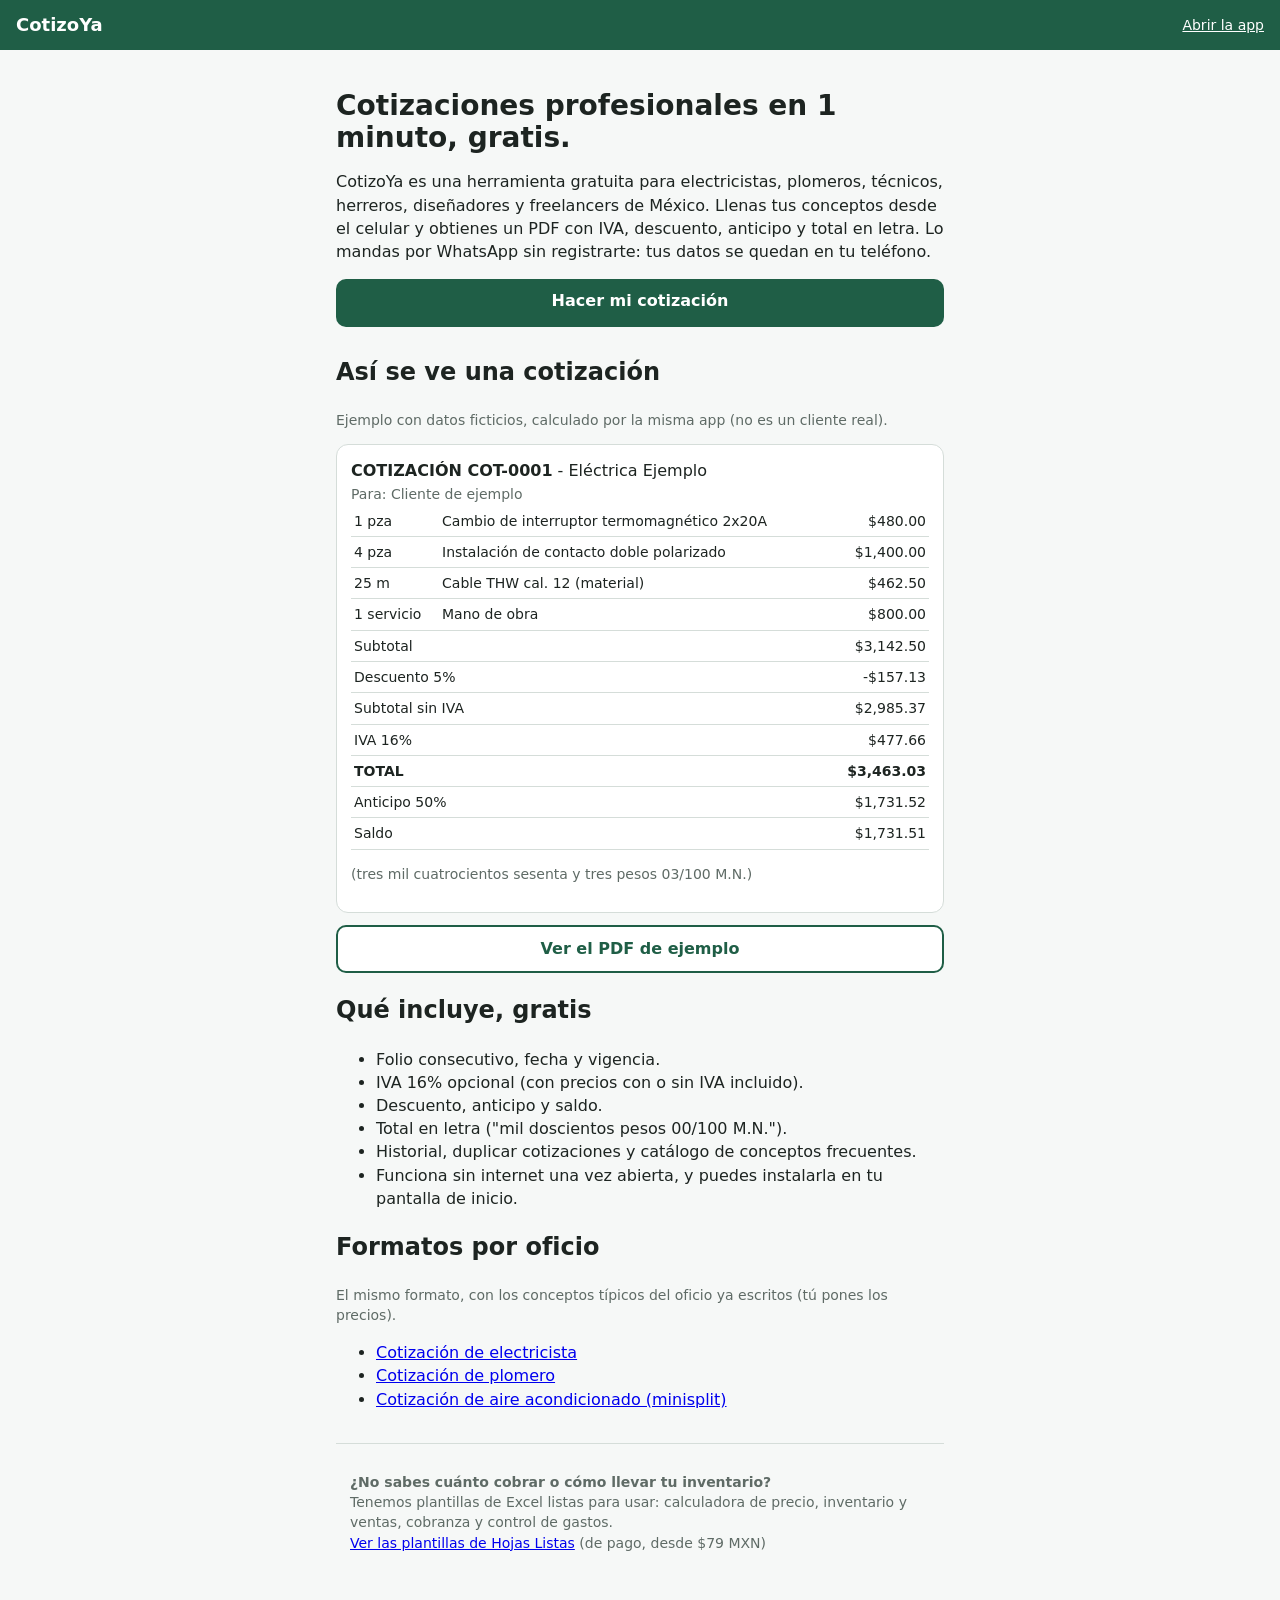
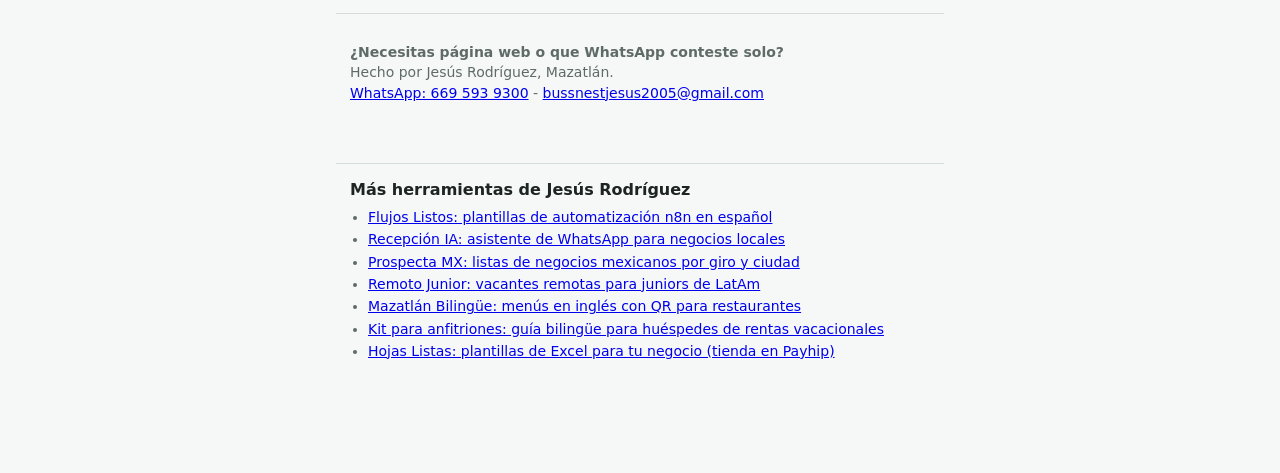
<file: index.html>
<!doctype html>
<html lang="es-MX">
<head>
<meta charset="utf-8">
<meta name="viewport" content="width=device-width,initial-scale=1">
<title>CotizoYa: cotizaciones en PDF gratis para WhatsApp</title>
<meta name="description" content="Haz cotizaciones en PDF gratis desde tu celular, con IVA, anticipo y total en letra, y mándalas por WhatsApp. Para electricistas, plomeros y freelancers.">
<link rel="canonical" href="https://jesus-jazisenot.github.io/cotizoya/">
<meta property="og:type" content="website">
<meta property="og:site_name" content="CotizoYa">
<meta property="og:locale" content="es_MX">
<meta property="og:title" content="CotizoYa: cotizaciones en PDF gratis para WhatsApp">
<meta property="og:description" content="Haz cotizaciones en PDF gratis desde tu celular, con IVA, anticipo y total en letra, y mándalas por WhatsApp. Para electricistas, plomeros y freelancers.">
<meta property="og:url" content="https://jesus-jazisenot.github.io/cotizoya/">
<meta property="og:image" content="https://jesus-jazisenot.github.io/cotizoya/og.png">
<meta property="og:image:width" content="1200">
<meta property="og:image:height" content="630">
<meta property="og:image:alt" content="CotizoYa: Cotizaciones en PDF gratis, listas para WhatsApp">
<meta name="twitter:card" content="summary_large_image">
<meta name="twitter:title" content="CotizoYa: cotizaciones en PDF gratis para WhatsApp">
<meta name="twitter:description" content="Haz cotizaciones en PDF gratis desde tu celular, con IVA, anticipo y total en letra, y mándalas por WhatsApp. Para electricistas, plomeros y freelancers.">
<meta name="twitter:image" content="https://jesus-jazisenot.github.io/cotizoya/og.png">
<script type="application/ld+json">{"@context": "https://schema.org", "@type": "WebSite", "name": "CotizoYa", "url": "https://jesus-jazisenot.github.io/cotizoya/", "inLanguage": "es-MX", "author": {"@type": "Person", "name": "Jesús Rodríguez"}}</script>
<script type="application/ld+json">{"@context": "https://schema.org", "@type": "SoftwareApplication", "name": "CotizoYa", "applicationCategory": "BusinessApplication", "operatingSystem": "Web (PWA para Android e iOS)", "url": "https://jesus-jazisenot.github.io/cotizoya/", "inLanguage": "es-MX", "description": "Generador gratuito de cotizaciones en PDF con IVA, descuento, anticipo y total en letra.", "offers": {"@type": "Offer", "price": "0", "priceCurrency": "MXN"}, "author": {"@type": "Person", "name": "Jesús Rodríguez"}}</script>
<meta name="theme-color" content="#1f5e46">
<link rel="manifest" href="manifest.webmanifest">
<link rel="icon" href="icons/icon-192.png">
<link rel="stylesheet" href="css/style.css">
</head>
<body>
<header class="top"><b>CotizoYa</b><a href="app.html">Abrir la app</a></header>
<main>
<div class="hero">
<h1>Cotizaciones profesionales en 1 minuto, gratis.</h1>
<p>CotizoYa es una herramienta gratuita para electricistas, plomeros, técnicos, herreros, diseñadores y freelancers de México. Llenas tus conceptos desde el celular y obtienes un PDF con IVA, descuento, anticipo y total en letra. Lo mandas por WhatsApp sin registrarte: tus datos se quedan en tu teléfono.</p>
<a class="btn" href="app.html">Hacer mi cotización</a>
</div>

<h2>Así se ve una cotización</h2>
<p class="muted">Ejemplo con datos ficticios, calculado por la misma app (no es un cliente real).</p>
<div class="ex" id="ex"><noscript>Activa JavaScript para ver el ejemplo, o abre el PDF de abajo.</noscript></div>
<a class="btn alt" href="ejemplo-cotizacion.pdf">Ver el PDF de ejemplo</a>

<h2>Qué incluye, gratis</h2>
<ul>
<li>Folio consecutivo, fecha y vigencia.</li>
<li>IVA 16% opcional (con precios con o sin IVA incluido).</li>
<li>Descuento, anticipo y saldo.</li>
<li>Total en letra ("mil doscientos pesos 00/100 M.N.").</li>
<li>Historial, duplicar cotizaciones y catálogo de conceptos frecuentes.</li>
<li>Funciona sin internet una vez abierta, y puedes instalarla en tu pantalla de inicio.</li>
</ul>

<h2 id="oficios">Formatos por oficio</h2>
<p class="muted">El mismo formato, con los conceptos típicos del oficio ya escritos (tú pones los precios).</p>
<ul>
<li><a href="cotizacion-electricista/">Cotización de electricista</a></li>
<li><a href="cotizacion-plomero/">Cotización de plomero</a></li>
<li><a href="cotizacion-aire-acondicionado/">Cotización de aire acondicionado (minisplit)</a></li>
</ul>

<div class="foot">
<p><b>¿No sabes cuánto cobrar o cómo llevar tu inventario?</b><br>
Tenemos plantillas de Excel listas para usar: calculadora de precio, inventario y ventas, cobranza y control de gastos.<br>
<a href="https://payhip.com/HojasListas">Ver las plantillas de Hojas Listas</a> (de pago, desde $79 MXN)</p>
</div>

<div class="foot">
<p><b>¿Necesitas página web o que WhatsApp conteste solo?</b><br>Hecho por Jesús Rodríguez, Mazatlán.<br>
<a href="https://wa.me/526695939300">WhatsApp: 669 593 9300</a> - <a href="mailto:bussnestjesus2005@gmail.com">bussnestjesus2005@gmail.com</a></p>
</div>
<aside class="foot mas" aria-labelledby="mas-t"><h2 id="mas-t">Más herramientas de Jesús Rodríguez</h2><ul><li><a href="https://jesus-jazisenot.github.io/flujos-listos/">Flujos Listos: plantillas de automatización n8n en español</a></li><li><a href="https://jesus-jazisenot.github.io/recepcion-ia/">Recepción IA: asistente de WhatsApp para negocios locales</a></li><li><a href="https://jesus-jazisenot.github.io/prospecta-mx/">Prospecta MX: listas de negocios mexicanos por giro y ciudad</a></li><li><a href="https://jesus-jazisenot.github.io/remoto-junior/">Remoto Junior: vacantes remotas para juniors de LatAm</a></li><li><a href="https://jesus-jazisenot.github.io/mazatlan-bilingue/">Mazatlán Bilingüe: menús en inglés con QR para restaurantes</a></li><li><a href="https://jesus-jazisenot.github.io/kit-anfitriones/">Kit para anfitriones: guía bilingüe para huéspedes de rentas vacacionales</a></li><li><a href="https://payhip.com/HojasListas">Hojas Listas: plantillas de Excel para tu negocio (tienda en Payhip)</a></li></ul></aside>
</main>
<script src="js/calc.js"></script>
<script>
(function () {
  var q = { items: [
    { desc: 'Cambio de interruptor termomagnético 2x20A', qty: 1, unit: 'pza', price: 480 },
    { desc: 'Instalación de contacto doble polarizado', qty: 4, unit: 'pza', price: 350 },
    { desc: 'Cable THW cal. 12 (material)', qty: 25, unit: 'm', price: 18.5 },
    { desc: 'Mano de obra', qty: 1, unit: 'servicio', price: 800 } ],
    ivaOn: true, ivaIncluded: false, discType: 'pct', discVal: 5, advType: 'pct', advVal: 50 };
  var r = CF.compute(q), M = CF.money;
  function esc(s) { return String(s).replace(/[&<>"]/g, function (c) { return { '&': '&amp;', '<': '&lt;', '>': '&gt;', '"': '&quot;' }[c]; }); }
  var rows = q.items.map(function (i, k) { return '<tr><td>' + CF.qtyFmt(i.qty) + ' ' + i.unit + '</td><td>' + esc(i.desc) + '</td><td class="n">' + M(r.lines[k]) + '</td></tr>'; }).join('');
  document.getElementById('ex').innerHTML = '<b>COTIZACIÓN COT-0001</b> - Eléctrica Ejemplo<br><span class="muted">Para: Cliente de ejemplo</span><table>' + rows + '</table>' +
    '<table><tr><td>Subtotal</td><td class="n">' + M(r.subtotal) + '</td></tr><tr><td>Descuento 5%</td><td class="n">-' + M(r.discount) + '</td></tr><tr><td>Subtotal sin IVA</td><td class="n">' + M(r.base) + '</td></tr><tr><td>IVA 16%</td><td class="n">' + M(r.iva) + '</td></tr>' +
    '<tr><td><b>TOTAL</b></td><td class="n"><b id="ex-total">' + M(r.total) + '</b></td></tr><tr><td>Anticipo 50%</td><td class="n">' + M(r.advance) + '</td></tr><tr><td>Saldo</td><td class="n">' + M(r.balance) + '</td></tr></table>' +
    '<p class="muted">(' + CF.totalEnLetra(r.total) + ')</p>';
})();
</script>
</body>
</html>
</file>
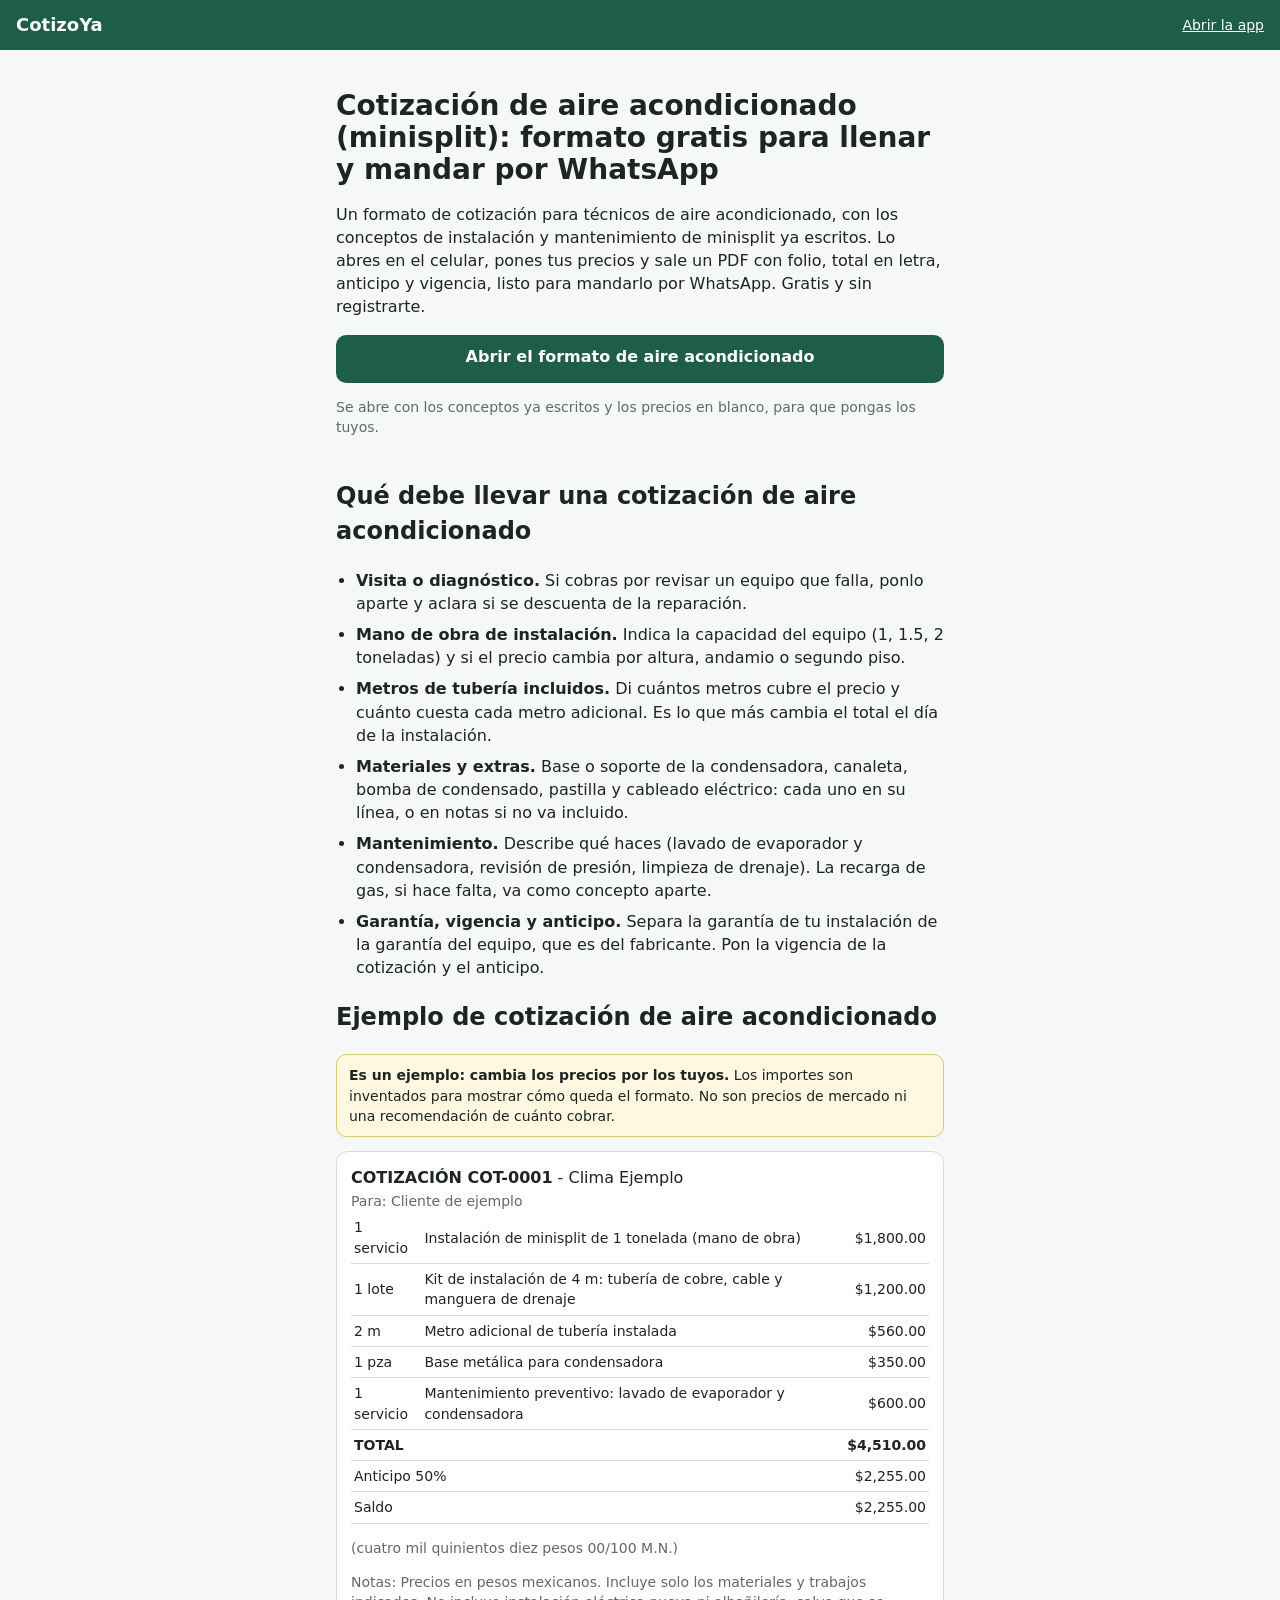
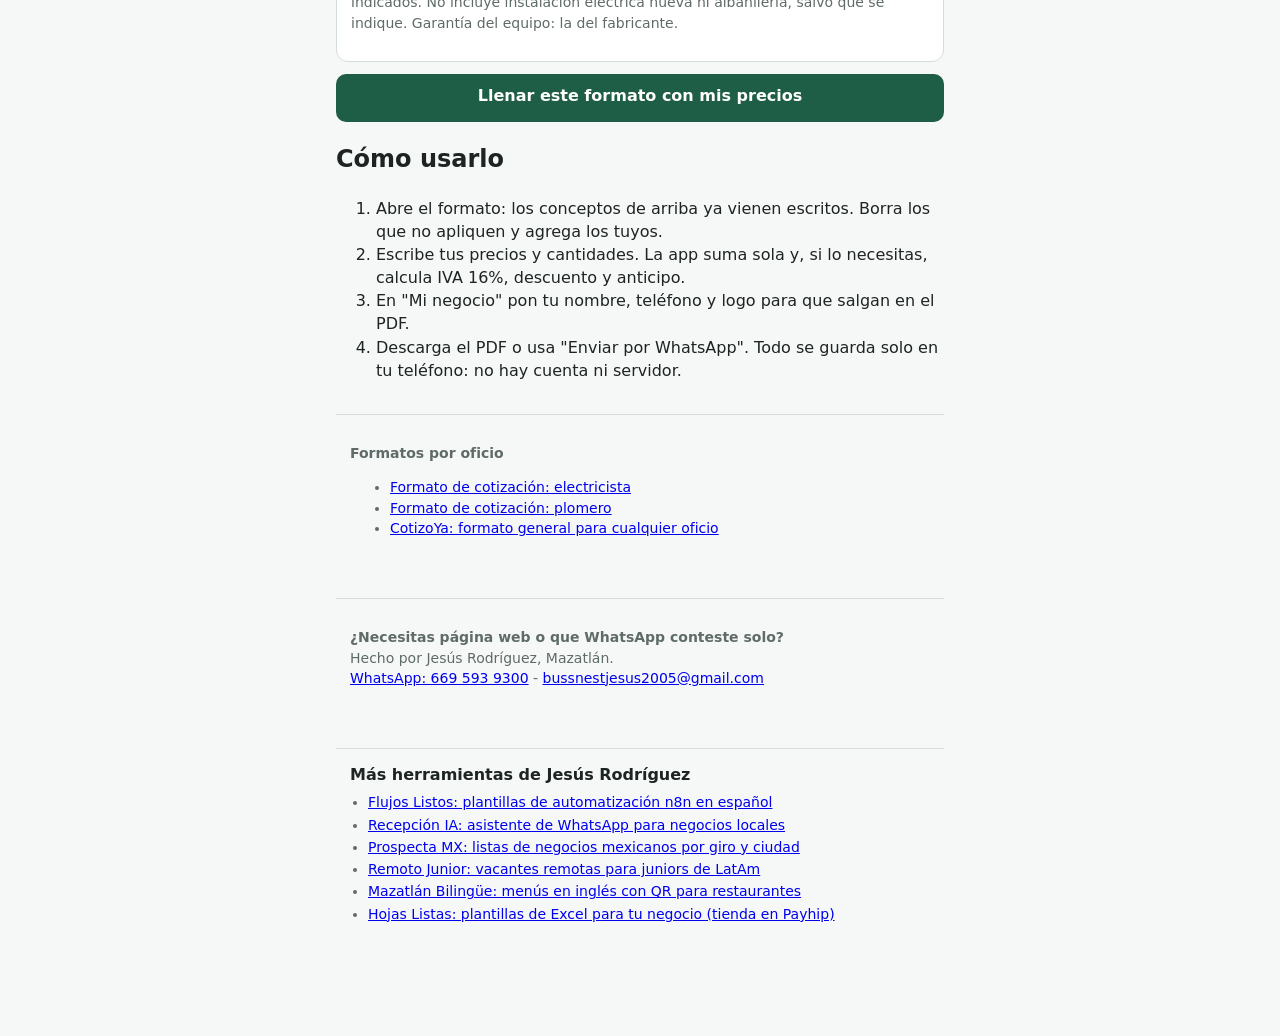
<file: cotizacion-aire-acondicionado/index.html>
<!doctype html>
<html lang="es-MX">
<head>
<meta charset="utf-8">
<meta name="viewport" content="width=device-width,initial-scale=1">
<title>Cotización de aire acondicionado y minisplit: formato gratis | CotizoYa</title>
<meta name="description" content="Formato de cotización para instalación y mantenimiento de minisplit: conceptos ya escritos, tú pones tus precios y la mandas en PDF por WhatsApp. Gratis.">
<link rel="canonical" href="https://jesus-jazisenot.github.io/cotizoya/cotizacion-aire-acondicionado/">
<meta property="og:type" content="website">
<meta property="og:site_name" content="CotizoYa">
<meta property="og:locale" content="es_MX">
<meta property="og:title" content="Cotización de aire acondicionado y minisplit: formato gratis | CotizoYa">
<meta property="og:description" content="Formato de cotización para instalación y mantenimiento de minisplit: conceptos ya escritos, tú pones tus precios y la mandas en PDF por WhatsApp. Gratis.">
<meta property="og:url" content="https://jesus-jazisenot.github.io/cotizoya/cotizacion-aire-acondicionado/">
<meta property="og:image" content="https://jesus-jazisenot.github.io/cotizoya/og.png">
<meta property="og:image:width" content="1200">
<meta property="og:image:height" content="630">
<meta property="og:image:alt" content="CotizoYa: Cotizaciones en PDF gratis, listas para WhatsApp">
<meta name="twitter:card" content="summary_large_image">
<meta name="twitter:title" content="Cotización de aire acondicionado y minisplit: formato gratis | CotizoYa">
<meta name="twitter:description" content="Formato de cotización para instalación y mantenimiento de minisplit: conceptos ya escritos, tú pones tus precios y la mandas en PDF por WhatsApp. Gratis.">
<meta name="twitter:image" content="https://jesus-jazisenot.github.io/cotizoya/og.png">
<script type="application/ld+json">{"@context":"https://schema.org","@type":"WebPage","name":"Cotización de aire acondicionado (minisplit): formato gratis para llenar y mandar por WhatsApp","description":"Formato de cotización para instalación y mantenimiento de minisplit: conceptos ya escritos, tú pones tus precios y la mandas en PDF por WhatsApp. Gratis.","url":"https://jesus-jazisenot.github.io/cotizoya/cotizacion-aire-acondicionado/","inLanguage":"es-MX","isPartOf":{"@type":"WebSite","name":"CotizoYa","url":"https://jesus-jazisenot.github.io/cotizoya/"},"author":{"@type":"Person","name":"Jesús Rodríguez"}}</script>
<meta name="theme-color" content="#1f5e46">
<link rel="manifest" href="../manifest.webmanifest">
<link rel="icon" href="../icons/icon-192.png">
<link rel="stylesheet" href="../css/style.css">
</head>
<body>
<header class="top"><b><a href="../">CotizoYa</a></b><a href="../app.html?plantilla=aire-acondicionado">Abrir la app</a></header>
<main>
<div class="hero">
<h1>Cotización de aire acondicionado (minisplit): formato gratis para llenar y mandar por WhatsApp</h1>
<p>Un formato de cotización para técnicos de aire acondicionado, con los conceptos de instalación y mantenimiento de minisplit ya escritos. Lo abres en el celular, pones tus precios y sale un PDF con folio, total en letra, anticipo y vigencia, listo para mandarlo por WhatsApp. Gratis y sin registrarte.</p>
<a class="btn" id="cta" href="../app.html?plantilla=aire-acondicionado">Abrir el formato de aire acondicionado</a>
<p class="muted">Se abre con los conceptos ya escritos y los precios en blanco, para que pongas los tuyos.</p>
</div>

<h2>Qué debe llevar una cotización de aire acondicionado</h2>
<ul class="lleva">
<li><b>Visita o diagnóstico.</b> Si cobras por revisar un equipo que falla, ponlo aparte y aclara si se descuenta de la reparación.</li>
<li><b>Mano de obra de instalación.</b> Indica la capacidad del equipo (1, 1.5, 2 toneladas) y si el precio cambia por altura, andamio o segundo piso.</li>
<li><b>Metros de tubería incluidos.</b> Di cuántos metros cubre el precio y cuánto cuesta cada metro adicional. Es lo que más cambia el total el día de la instalación.</li>
<li><b>Materiales y extras.</b> Base o soporte de la condensadora, canaleta, bomba de condensado, pastilla y cableado eléctrico: cada uno en su línea, o en notas si no va incluido.</li>
<li><b>Mantenimiento.</b> Describe qué haces (lavado de evaporador y condensadora, revisión de presión, limpieza de drenaje). La recarga de gas, si hace falta, va como concepto aparte.</li>
<li><b>Garantía, vigencia y anticipo.</b> Separa la garantía de tu instalación de la garantía del equipo, que es del fabricante. Pon la vigencia de la cotización y el anticipo.</li>
</ul>

<h2>Ejemplo de cotización de aire acondicionado</h2>
<p class="aviso"><b>Es un ejemplo: cambia los precios por los tuyos.</b> Los importes son inventados para mostrar cómo queda el formato. No son precios de mercado ni una recomendación de cuánto cobrar.</p>
<div class="ex" id="ex">
<b>COTIZACIÓN COT-0001</b> - Clima Ejemplo<br><span class="muted">Para: Cliente de ejemplo</span>
<table>
<tr><td>1 servicio</td><td>Instalación de minisplit de 1 tonelada (mano de obra)</td><td class="n">$1,800.00</td></tr>
<tr><td>1 lote</td><td>Kit de instalación de 4 m: tubería de cobre, cable y manguera de drenaje</td><td class="n">$1,200.00</td></tr>
<tr><td>2 m</td><td>Metro adicional de tubería instalada</td><td class="n">$560.00</td></tr>
<tr><td>1 pza</td><td>Base metálica para condensadora</td><td class="n">$350.00</td></tr>
<tr><td>1 servicio</td><td>Mantenimiento preventivo: lavado de evaporador y condensadora</td><td class="n">$600.00</td></tr>
</table>
<table>
<tr><td><b>TOTAL</b></td><td class="n"><b id="ex-total">$4,510.00</b></td></tr>
<tr><td>Anticipo 50%</td><td class="n">$2,255.00</td></tr>
<tr><td>Saldo</td><td class="n">$2,255.00</td></tr>
</table>
<p class="muted">(cuatro mil quinientos diez pesos 00/100 M.N.)</p>
<p class="muted">Notas: Precios en pesos mexicanos. Incluye solo los materiales y trabajos indicados. No incluye instalación eléctrica nueva ni albañilería, salvo que se indique. Garantía del equipo: la del fabricante.</p>
</div>
<a class="btn" href="../app.html?plantilla=aire-acondicionado">Llenar este formato con mis precios</a>

<h2>Cómo usarlo</h2>
<ol>
<li>Abre el formato: los conceptos de arriba ya vienen escritos. Borra los que no apliquen y agrega los tuyos.</li>
<li>Escribe tus precios y cantidades. La app suma sola y, si lo necesitas, calcula IVA 16%, descuento y anticipo.</li>
<li>En "Mi negocio" pon tu nombre, teléfono y logo para que salgan en el PDF.</li>
<li>Descarga el PDF o usa "Enviar por WhatsApp". Todo se guarda solo en tu teléfono: no hay cuenta ni servidor.</li>
</ol>

<div class="foot">
<p><b>Formatos por oficio</b></p>
<ul><li><a href="../cotizacion-electricista/">Formato de cotización: electricista</a></li><li><a href="../cotizacion-plomero/">Formato de cotización: plomero</a></li><li><a href="../">CotizoYa: formato general para cualquier oficio</a></li></ul>
</div>

<div class="foot">
<p><b>¿Necesitas página web o que WhatsApp conteste solo?</b><br>Hecho por Jesús Rodríguez, Mazatlán.<br>
<a href="https://wa.me/526695939300">WhatsApp: 669 593 9300</a> - <a href="mailto:bussnestjesus2005@gmail.com">bussnestjesus2005@gmail.com</a></p>
</div>
<aside class="foot mas" aria-labelledby="mas-t"><h2 id="mas-t">Más herramientas de Jesús Rodríguez</h2><ul><li><a href="https://jesus-jazisenot.github.io/flujos-listos/">Flujos Listos: plantillas de automatización n8n en español</a></li><li><a href="https://jesus-jazisenot.github.io/recepcion-ia/">Recepción IA: asistente de WhatsApp para negocios locales</a></li><li><a href="https://jesus-jazisenot.github.io/prospecta-mx/">Prospecta MX: listas de negocios mexicanos por giro y ciudad</a></li><li><a href="https://jesus-jazisenot.github.io/remoto-junior/">Remoto Junior: vacantes remotas para juniors de LatAm</a></li><li><a href="https://jesus-jazisenot.github.io/mazatlan-bilingue/">Mazatlán Bilingüe: menús en inglés con QR para restaurantes</a></li><li><a href="https://payhip.com/HojasListas">Hojas Listas: plantillas de Excel para tu negocio (tienda en Payhip)</a></li></ul></aside>
</main>
</body>
</html>
</file>
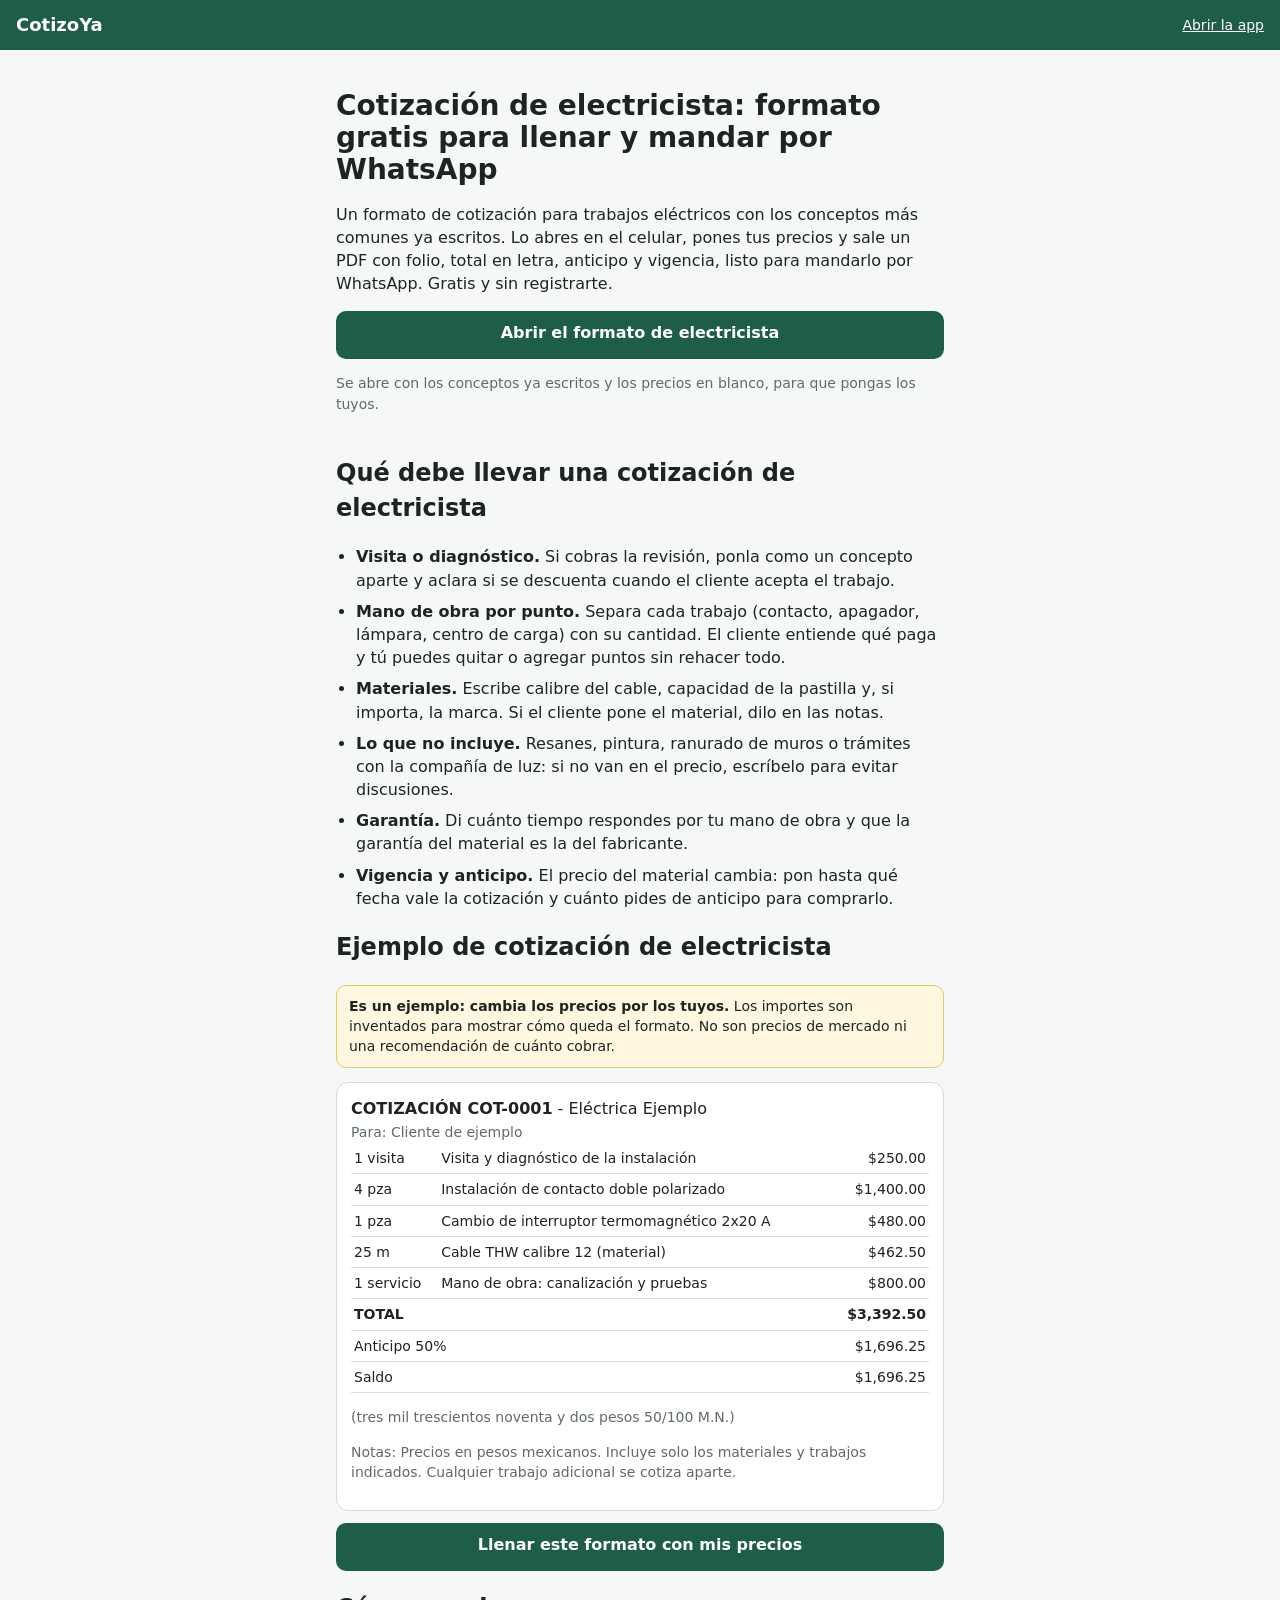
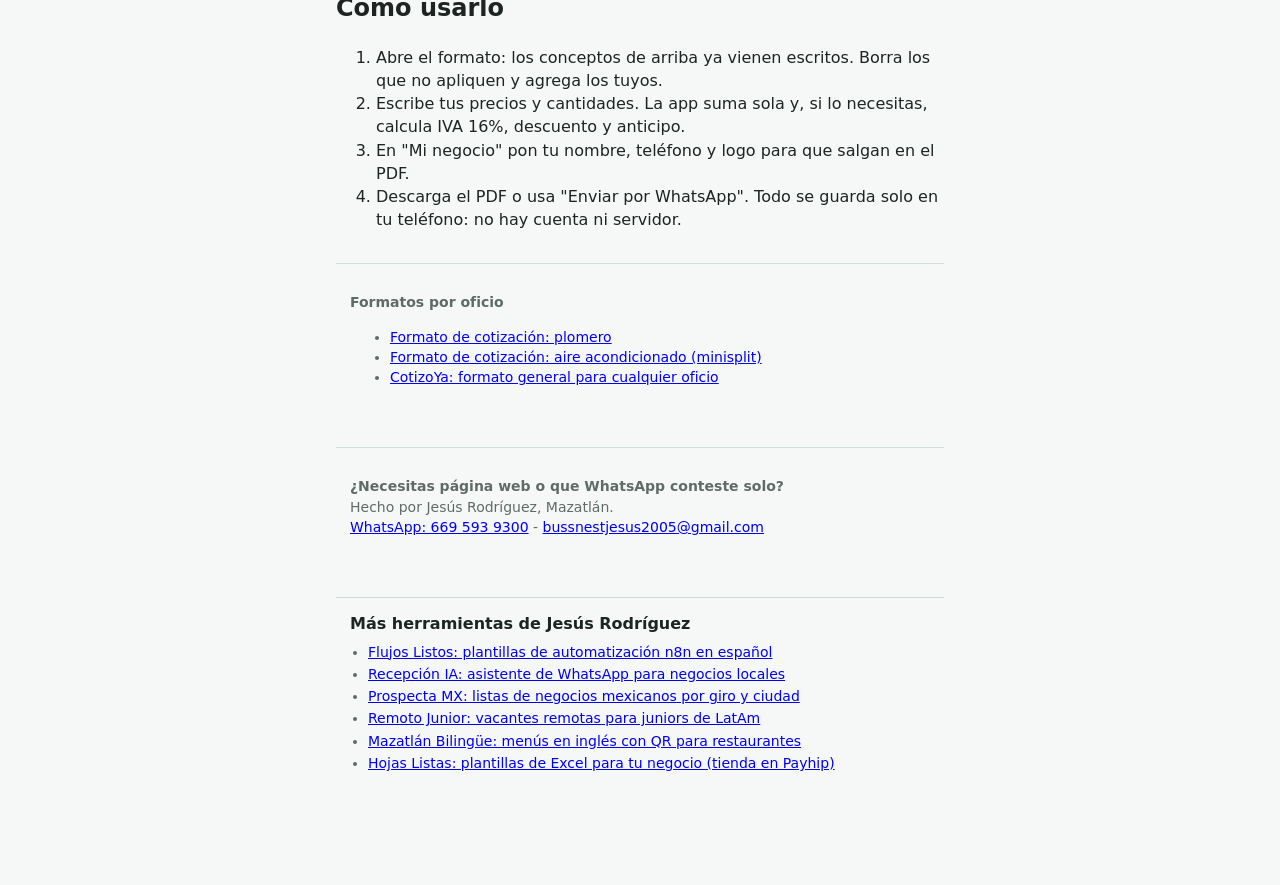
<file: cotizacion-electricista/index.html>
<!doctype html>
<html lang="es-MX">
<head>
<meta charset="utf-8">
<meta name="viewport" content="width=device-width,initial-scale=1">
<title>Cotización de electricista: formato gratis para WhatsApp | CotizoYa</title>
<meta name="description" content="Formato de cotización para electricistas: conceptos típicos ya escritos, tú pones tus precios y la mandas en PDF por WhatsApp. Gratis y sin registro.">
<link rel="canonical" href="https://jesus-jazisenot.github.io/cotizoya/cotizacion-electricista/">
<meta property="og:type" content="website">
<meta property="og:site_name" content="CotizoYa">
<meta property="og:locale" content="es_MX">
<meta property="og:title" content="Cotización de electricista: formato gratis para WhatsApp | CotizoYa">
<meta property="og:description" content="Formato de cotización para electricistas: conceptos típicos ya escritos, tú pones tus precios y la mandas en PDF por WhatsApp. Gratis y sin registro.">
<meta property="og:url" content="https://jesus-jazisenot.github.io/cotizoya/cotizacion-electricista/">
<meta property="og:image" content="https://jesus-jazisenot.github.io/cotizoya/og.png">
<meta property="og:image:width" content="1200">
<meta property="og:image:height" content="630">
<meta property="og:image:alt" content="CotizoYa: Cotizaciones en PDF gratis, listas para WhatsApp">
<meta name="twitter:card" content="summary_large_image">
<meta name="twitter:title" content="Cotización de electricista: formato gratis para WhatsApp | CotizoYa">
<meta name="twitter:description" content="Formato de cotización para electricistas: conceptos típicos ya escritos, tú pones tus precios y la mandas en PDF por WhatsApp. Gratis y sin registro.">
<meta name="twitter:image" content="https://jesus-jazisenot.github.io/cotizoya/og.png">
<script type="application/ld+json">{"@context":"https://schema.org","@type":"WebPage","name":"Cotización de electricista: formato gratis para llenar y mandar por WhatsApp","description":"Formato de cotización para electricistas: conceptos típicos ya escritos, tú pones tus precios y la mandas en PDF por WhatsApp. Gratis y sin registro.","url":"https://jesus-jazisenot.github.io/cotizoya/cotizacion-electricista/","inLanguage":"es-MX","isPartOf":{"@type":"WebSite","name":"CotizoYa","url":"https://jesus-jazisenot.github.io/cotizoya/"},"author":{"@type":"Person","name":"Jesús Rodríguez"}}</script>
<meta name="theme-color" content="#1f5e46">
<link rel="manifest" href="../manifest.webmanifest">
<link rel="icon" href="../icons/icon-192.png">
<link rel="stylesheet" href="../css/style.css">
</head>
<body>
<header class="top"><b><a href="../">CotizoYa</a></b><a href="../app.html?plantilla=electricista">Abrir la app</a></header>
<main>
<div class="hero">
<h1>Cotización de electricista: formato gratis para llenar y mandar por WhatsApp</h1>
<p>Un formato de cotización para trabajos eléctricos con los conceptos más comunes ya escritos. Lo abres en el celular, pones tus precios y sale un PDF con folio, total en letra, anticipo y vigencia, listo para mandarlo por WhatsApp. Gratis y sin registrarte.</p>
<a class="btn" id="cta" href="../app.html?plantilla=electricista">Abrir el formato de electricista</a>
<p class="muted">Se abre con los conceptos ya escritos y los precios en blanco, para que pongas los tuyos.</p>
</div>

<h2>Qué debe llevar una cotización de electricista</h2>
<ul class="lleva">
<li><b>Visita o diagnóstico.</b> Si cobras la revisión, ponla como un concepto aparte y aclara si se descuenta cuando el cliente acepta el trabajo.</li>
<li><b>Mano de obra por punto.</b> Separa cada trabajo (contacto, apagador, lámpara, centro de carga) con su cantidad. El cliente entiende qué paga y tú puedes quitar o agregar puntos sin rehacer todo.</li>
<li><b>Materiales.</b> Escribe calibre del cable, capacidad de la pastilla y, si importa, la marca. Si el cliente pone el material, dilo en las notas.</li>
<li><b>Lo que no incluye.</b> Resanes, pintura, ranurado de muros o trámites con la compañía de luz: si no van en el precio, escríbelo para evitar discusiones.</li>
<li><b>Garantía.</b> Di cuánto tiempo respondes por tu mano de obra y que la garantía del material es la del fabricante.</li>
<li><b>Vigencia y anticipo.</b> El precio del material cambia: pon hasta qué fecha vale la cotización y cuánto pides de anticipo para comprarlo.</li>
</ul>

<h2>Ejemplo de cotización de electricista</h2>
<p class="aviso"><b>Es un ejemplo: cambia los precios por los tuyos.</b> Los importes son inventados para mostrar cómo queda el formato. No son precios de mercado ni una recomendación de cuánto cobrar.</p>
<div class="ex" id="ex">
<b>COTIZACIÓN COT-0001</b> - Eléctrica Ejemplo<br><span class="muted">Para: Cliente de ejemplo</span>
<table>
<tr><td>1 visita</td><td>Visita y diagnóstico de la instalación</td><td class="n">$250.00</td></tr>
<tr><td>4 pza</td><td>Instalación de contacto doble polarizado</td><td class="n">$1,400.00</td></tr>
<tr><td>1 pza</td><td>Cambio de interruptor termomagnético 2x20 A</td><td class="n">$480.00</td></tr>
<tr><td>25 m</td><td>Cable THW calibre 12 (material)</td><td class="n">$462.50</td></tr>
<tr><td>1 servicio</td><td>Mano de obra: canalización y pruebas</td><td class="n">$800.00</td></tr>
</table>
<table>
<tr><td><b>TOTAL</b></td><td class="n"><b id="ex-total">$3,392.50</b></td></tr>
<tr><td>Anticipo 50%</td><td class="n">$1,696.25</td></tr>
<tr><td>Saldo</td><td class="n">$1,696.25</td></tr>
</table>
<p class="muted">(tres mil trescientos noventa y dos pesos 50/100 M.N.)</p>
<p class="muted">Notas: Precios en pesos mexicanos. Incluye solo los materiales y trabajos indicados. Cualquier trabajo adicional se cotiza aparte.</p>
</div>
<a class="btn" href="../app.html?plantilla=electricista">Llenar este formato con mis precios</a>

<h2>Cómo usarlo</h2>
<ol>
<li>Abre el formato: los conceptos de arriba ya vienen escritos. Borra los que no apliquen y agrega los tuyos.</li>
<li>Escribe tus precios y cantidades. La app suma sola y, si lo necesitas, calcula IVA 16%, descuento y anticipo.</li>
<li>En "Mi negocio" pon tu nombre, teléfono y logo para que salgan en el PDF.</li>
<li>Descarga el PDF o usa "Enviar por WhatsApp". Todo se guarda solo en tu teléfono: no hay cuenta ni servidor.</li>
</ol>

<div class="foot">
<p><b>Formatos por oficio</b></p>
<ul><li><a href="../cotizacion-plomero/">Formato de cotización: plomero</a></li><li><a href="../cotizacion-aire-acondicionado/">Formato de cotización: aire acondicionado (minisplit)</a></li><li><a href="../">CotizoYa: formato general para cualquier oficio</a></li></ul>
</div>

<div class="foot">
<p><b>¿Necesitas página web o que WhatsApp conteste solo?</b><br>Hecho por Jesús Rodríguez, Mazatlán.<br>
<a href="https://wa.me/526695939300">WhatsApp: 669 593 9300</a> - <a href="mailto:bussnestjesus2005@gmail.com">bussnestjesus2005@gmail.com</a></p>
</div>
<aside class="foot mas" aria-labelledby="mas-t"><h2 id="mas-t">Más herramientas de Jesús Rodríguez</h2><ul><li><a href="https://jesus-jazisenot.github.io/flujos-listos/">Flujos Listos: plantillas de automatización n8n en español</a></li><li><a href="https://jesus-jazisenot.github.io/recepcion-ia/">Recepción IA: asistente de WhatsApp para negocios locales</a></li><li><a href="https://jesus-jazisenot.github.io/prospecta-mx/">Prospecta MX: listas de negocios mexicanos por giro y ciudad</a></li><li><a href="https://jesus-jazisenot.github.io/remoto-junior/">Remoto Junior: vacantes remotas para juniors de LatAm</a></li><li><a href="https://jesus-jazisenot.github.io/mazatlan-bilingue/">Mazatlán Bilingüe: menús en inglés con QR para restaurantes</a></li><li><a href="https://payhip.com/HojasListas">Hojas Listas: plantillas de Excel para tu negocio (tienda en Payhip)</a></li></ul></aside>
</main>
</body>
</html>
</file>
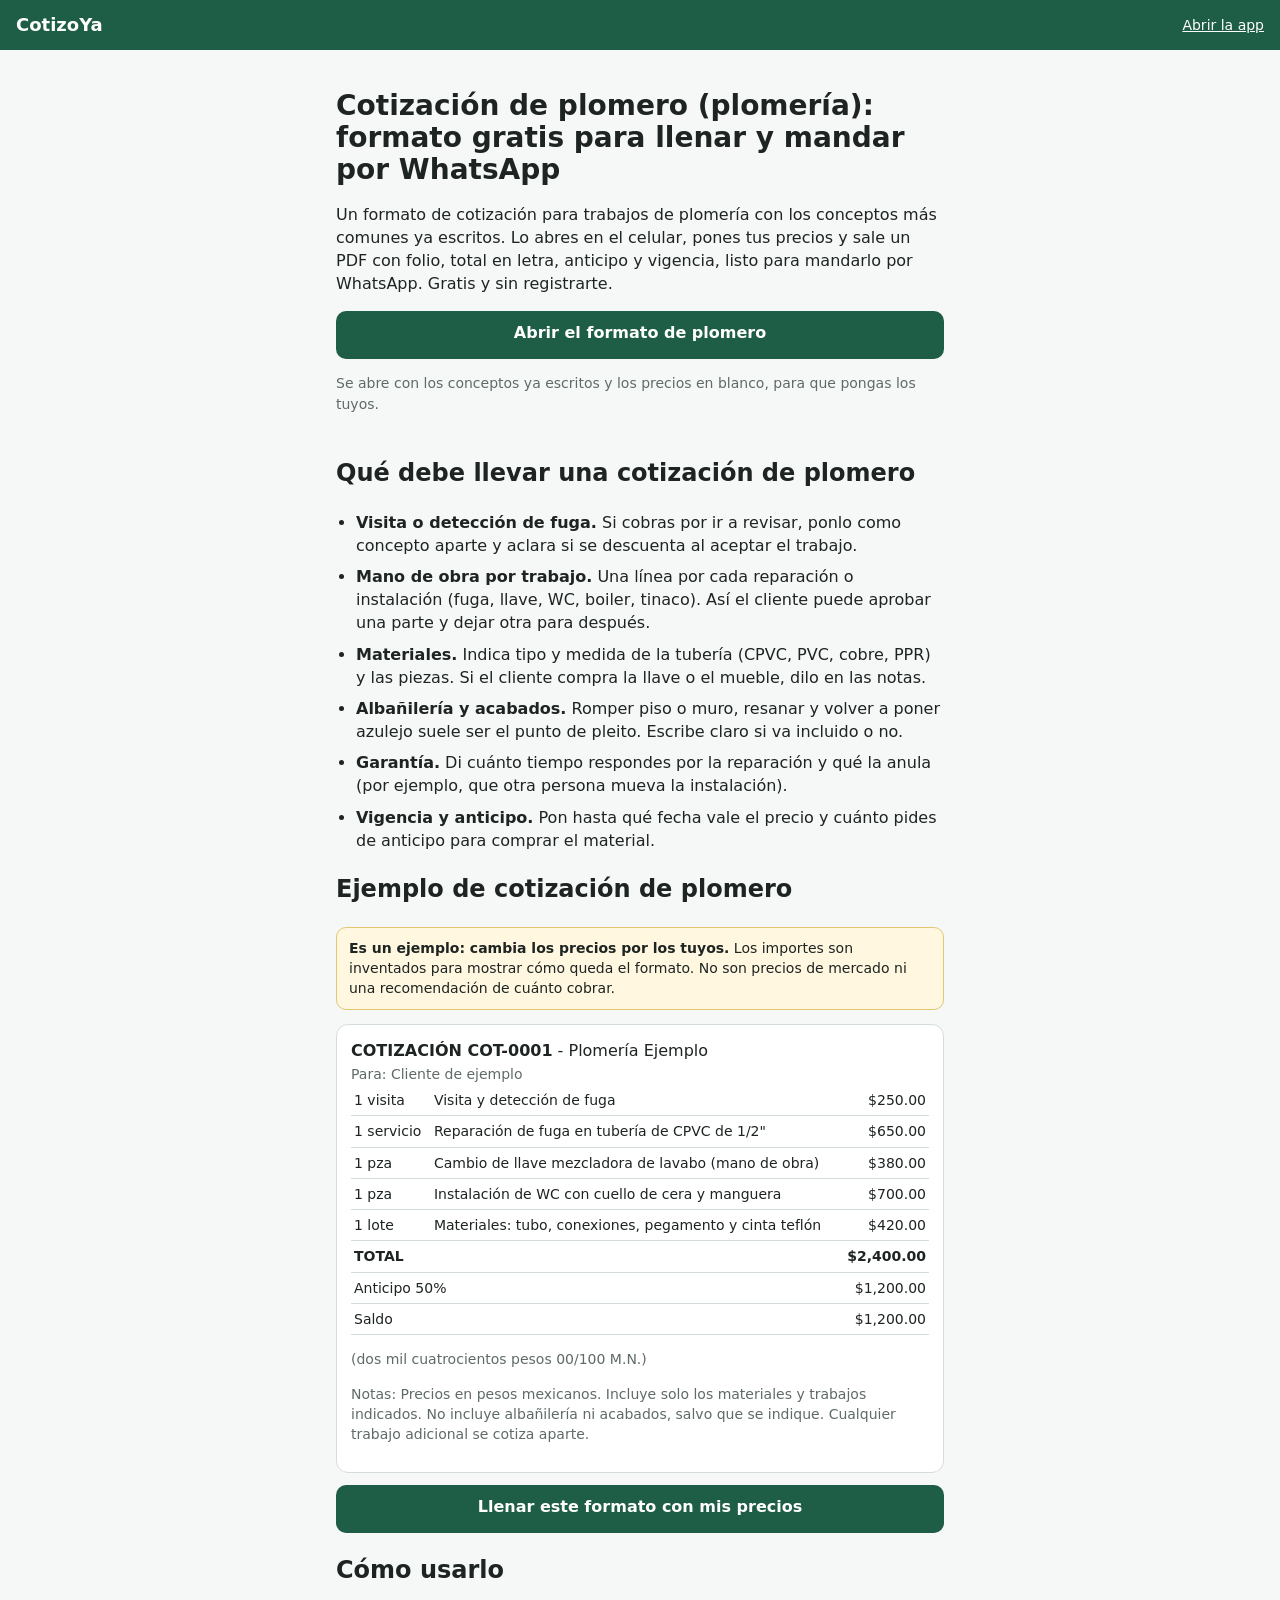
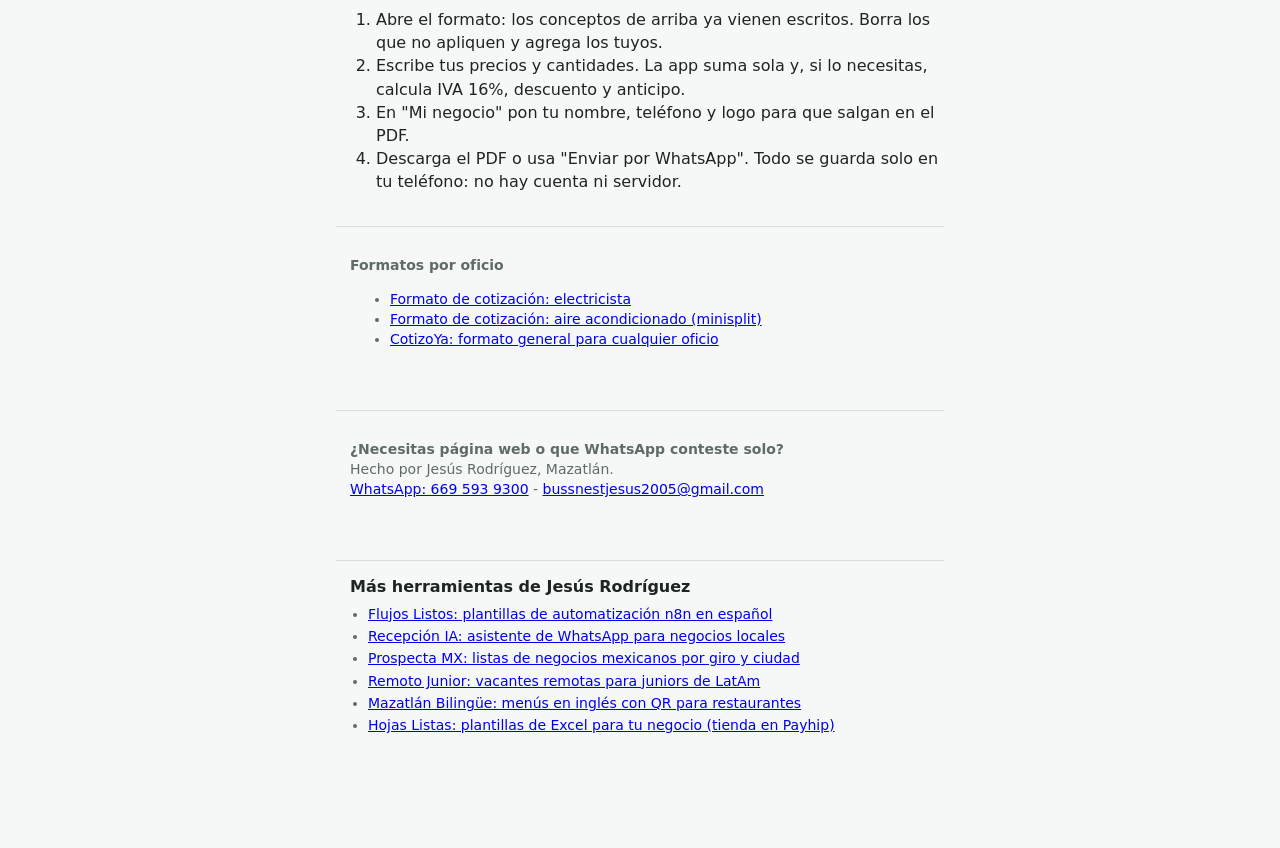
<file: cotizacion-plomero/index.html>
<!doctype html>
<html lang="es-MX">
<head>
<meta charset="utf-8">
<meta name="viewport" content="width=device-width,initial-scale=1">
<title>Cotización de plomero: formato gratis para WhatsApp | CotizoYa</title>
<meta name="description" content="Formato de cotización de plomería: fugas, llaves, WC y materiales ya escritos. Tú pones tus precios y la mandas en PDF por WhatsApp. Gratis y sin registro.">
<link rel="canonical" href="https://jesus-jazisenot.github.io/cotizoya/cotizacion-plomero/">
<meta property="og:type" content="website">
<meta property="og:site_name" content="CotizoYa">
<meta property="og:locale" content="es_MX">
<meta property="og:title" content="Cotización de plomero: formato gratis para WhatsApp | CotizoYa">
<meta property="og:description" content="Formato de cotización de plomería: fugas, llaves, WC y materiales ya escritos. Tú pones tus precios y la mandas en PDF por WhatsApp. Gratis y sin registro.">
<meta property="og:url" content="https://jesus-jazisenot.github.io/cotizoya/cotizacion-plomero/">
<meta property="og:image" content="https://jesus-jazisenot.github.io/cotizoya/og.png">
<meta property="og:image:width" content="1200">
<meta property="og:image:height" content="630">
<meta property="og:image:alt" content="CotizoYa: Cotizaciones en PDF gratis, listas para WhatsApp">
<meta name="twitter:card" content="summary_large_image">
<meta name="twitter:title" content="Cotización de plomero: formato gratis para WhatsApp | CotizoYa">
<meta name="twitter:description" content="Formato de cotización de plomería: fugas, llaves, WC y materiales ya escritos. Tú pones tus precios y la mandas en PDF por WhatsApp. Gratis y sin registro.">
<meta name="twitter:image" content="https://jesus-jazisenot.github.io/cotizoya/og.png">
<script type="application/ld+json">{"@context":"https://schema.org","@type":"WebPage","name":"Cotización de plomero (plomería): formato gratis para llenar y mandar por WhatsApp","description":"Formato de cotización de plomería: fugas, llaves, WC y materiales ya escritos. Tú pones tus precios y la mandas en PDF por WhatsApp. Gratis y sin registro.","url":"https://jesus-jazisenot.github.io/cotizoya/cotizacion-plomero/","inLanguage":"es-MX","isPartOf":{"@type":"WebSite","name":"CotizoYa","url":"https://jesus-jazisenot.github.io/cotizoya/"},"author":{"@type":"Person","name":"Jesús Rodríguez"}}</script>
<meta name="theme-color" content="#1f5e46">
<link rel="manifest" href="../manifest.webmanifest">
<link rel="icon" href="../icons/icon-192.png">
<link rel="stylesheet" href="../css/style.css">
</head>
<body>
<header class="top"><b><a href="../">CotizoYa</a></b><a href="../app.html?plantilla=plomero">Abrir la app</a></header>
<main>
<div class="hero">
<h1>Cotización de plomero (plomería): formato gratis para llenar y mandar por WhatsApp</h1>
<p>Un formato de cotización para trabajos de plomería con los conceptos más comunes ya escritos. Lo abres en el celular, pones tus precios y sale un PDF con folio, total en letra, anticipo y vigencia, listo para mandarlo por WhatsApp. Gratis y sin registrarte.</p>
<a class="btn" id="cta" href="../app.html?plantilla=plomero">Abrir el formato de plomero</a>
<p class="muted">Se abre con los conceptos ya escritos y los precios en blanco, para que pongas los tuyos.</p>
</div>

<h2>Qué debe llevar una cotización de plomero</h2>
<ul class="lleva">
<li><b>Visita o detección de fuga.</b> Si cobras por ir a revisar, ponlo como concepto aparte y aclara si se descuenta al aceptar el trabajo.</li>
<li><b>Mano de obra por trabajo.</b> Una línea por cada reparación o instalación (fuga, llave, WC, boiler, tinaco). Así el cliente puede aprobar una parte y dejar otra para después.</li>
<li><b>Materiales.</b> Indica tipo y medida de la tubería (CPVC, PVC, cobre, PPR) y las piezas. Si el cliente compra la llave o el mueble, dilo en las notas.</li>
<li><b>Albañilería y acabados.</b> Romper piso o muro, resanar y volver a poner azulejo suele ser el punto de pleito. Escribe claro si va incluido o no.</li>
<li><b>Garantía.</b> Di cuánto tiempo respondes por la reparación y qué la anula (por ejemplo, que otra persona mueva la instalación).</li>
<li><b>Vigencia y anticipo.</b> Pon hasta qué fecha vale el precio y cuánto pides de anticipo para comprar el material.</li>
</ul>

<h2>Ejemplo de cotización de plomero</h2>
<p class="aviso"><b>Es un ejemplo: cambia los precios por los tuyos.</b> Los importes son inventados para mostrar cómo queda el formato. No son precios de mercado ni una recomendación de cuánto cobrar.</p>
<div class="ex" id="ex">
<b>COTIZACIÓN COT-0001</b> - Plomería Ejemplo<br><span class="muted">Para: Cliente de ejemplo</span>
<table>
<tr><td>1 visita</td><td>Visita y detección de fuga</td><td class="n">$250.00</td></tr>
<tr><td>1 servicio</td><td>Reparación de fuga en tubería de CPVC de 1/2&quot;</td><td class="n">$650.00</td></tr>
<tr><td>1 pza</td><td>Cambio de llave mezcladora de lavabo (mano de obra)</td><td class="n">$380.00</td></tr>
<tr><td>1 pza</td><td>Instalación de WC con cuello de cera y manguera</td><td class="n">$700.00</td></tr>
<tr><td>1 lote</td><td>Materiales: tubo, conexiones, pegamento y cinta teflón</td><td class="n">$420.00</td></tr>
</table>
<table>
<tr><td><b>TOTAL</b></td><td class="n"><b id="ex-total">$2,400.00</b></td></tr>
<tr><td>Anticipo 50%</td><td class="n">$1,200.00</td></tr>
<tr><td>Saldo</td><td class="n">$1,200.00</td></tr>
</table>
<p class="muted">(dos mil cuatrocientos pesos 00/100 M.N.)</p>
<p class="muted">Notas: Precios en pesos mexicanos. Incluye solo los materiales y trabajos indicados. No incluye albañilería ni acabados, salvo que se indique. Cualquier trabajo adicional se cotiza aparte.</p>
</div>
<a class="btn" href="../app.html?plantilla=plomero">Llenar este formato con mis precios</a>

<h2>Cómo usarlo</h2>
<ol>
<li>Abre el formato: los conceptos de arriba ya vienen escritos. Borra los que no apliquen y agrega los tuyos.</li>
<li>Escribe tus precios y cantidades. La app suma sola y, si lo necesitas, calcula IVA 16%, descuento y anticipo.</li>
<li>En "Mi negocio" pon tu nombre, teléfono y logo para que salgan en el PDF.</li>
<li>Descarga el PDF o usa "Enviar por WhatsApp". Todo se guarda solo en tu teléfono: no hay cuenta ni servidor.</li>
</ol>

<div class="foot">
<p><b>Formatos por oficio</b></p>
<ul><li><a href="../cotizacion-electricista/">Formato de cotización: electricista</a></li><li><a href="../cotizacion-aire-acondicionado/">Formato de cotización: aire acondicionado (minisplit)</a></li><li><a href="../">CotizoYa: formato general para cualquier oficio</a></li></ul>
</div>

<div class="foot">
<p><b>¿Necesitas página web o que WhatsApp conteste solo?</b><br>Hecho por Jesús Rodríguez, Mazatlán.<br>
<a href="https://wa.me/526695939300">WhatsApp: 669 593 9300</a> - <a href="mailto:bussnestjesus2005@gmail.com">bussnestjesus2005@gmail.com</a></p>
</div>
<aside class="foot mas" aria-labelledby="mas-t"><h2 id="mas-t">Más herramientas de Jesús Rodríguez</h2><ul><li><a href="https://jesus-jazisenot.github.io/flujos-listos/">Flujos Listos: plantillas de automatización n8n en español</a></li><li><a href="https://jesus-jazisenot.github.io/recepcion-ia/">Recepción IA: asistente de WhatsApp para negocios locales</a></li><li><a href="https://jesus-jazisenot.github.io/prospecta-mx/">Prospecta MX: listas de negocios mexicanos por giro y ciudad</a></li><li><a href="https://jesus-jazisenot.github.io/remoto-junior/">Remoto Junior: vacantes remotas para juniors de LatAm</a></li><li><a href="https://jesus-jazisenot.github.io/mazatlan-bilingue/">Mazatlán Bilingüe: menús en inglés con QR para restaurantes</a></li><li><a href="https://payhip.com/HojasListas">Hojas Listas: plantillas de Excel para tu negocio (tienda en Payhip)</a></li></ul></aside>
</main>
</body>
</html>
</file>
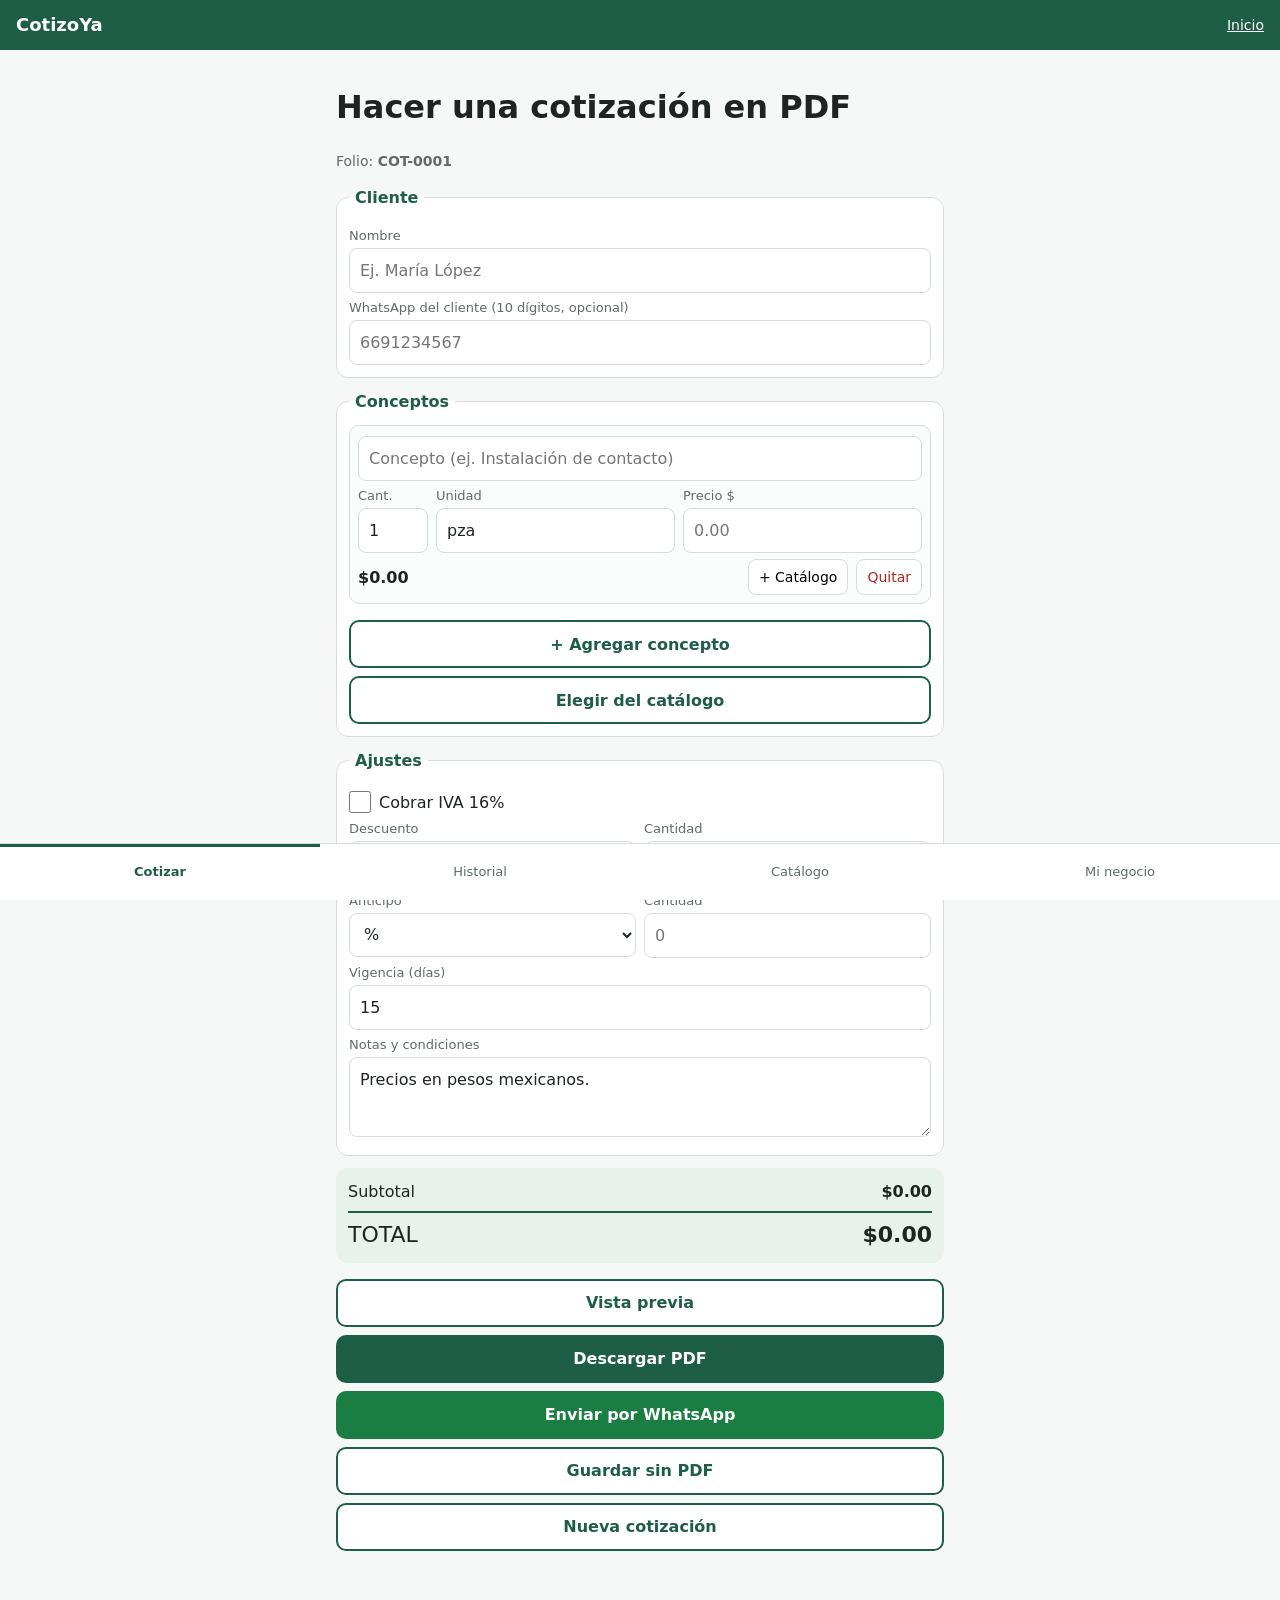
<file: app.html>
<!doctype html>
<html lang="es-MX">
<head>
<meta charset="utf-8">
<meta name="viewport" content="width=device-width,initial-scale=1">
<title>Hacer una cotización en PDF gratis | CotizoYa</title>
<meta name="description" content="Llena tus conceptos, calcula IVA, descuento y anticipo, y descarga tu cotización en PDF para enviarla por WhatsApp. Sin registro; tus datos quedan en tu cel.">
<link rel="canonical" href="https://jesus-jazisenot.github.io/cotizoya/app.html">
<meta property="og:type" content="website">
<meta property="og:site_name" content="CotizoYa">
<meta property="og:locale" content="es_MX">
<meta property="og:title" content="Hacer una cotización en PDF gratis | CotizoYa">
<meta property="og:description" content="Llena tus conceptos, calcula IVA, descuento y anticipo, y descarga tu cotización en PDF para enviarla por WhatsApp. Sin registro; tus datos quedan en tu cel.">
<meta property="og:url" content="https://jesus-jazisenot.github.io/cotizoya/app.html">
<meta property="og:image" content="https://jesus-jazisenot.github.io/cotizoya/og.png">
<meta property="og:image:width" content="1200">
<meta property="og:image:height" content="630">
<meta property="og:image:alt" content="CotizoYa: Cotizaciones en PDF gratis, listas para WhatsApp">
<meta name="twitter:card" content="summary_large_image">
<meta name="twitter:title" content="Hacer una cotización en PDF gratis | CotizoYa">
<meta name="twitter:description" content="Llena tus conceptos, calcula IVA, descuento y anticipo, y descarga tu cotización en PDF para enviarla por WhatsApp. Sin registro; tus datos quedan en tu cel.">
<meta name="twitter:image" content="https://jesus-jazisenot.github.io/cotizoya/og.png">
<meta name="theme-color" content="#1f5e46">
<link rel="manifest" href="manifest.webmanifest">
<link rel="icon" href="icons/icon-192.png">
<link rel="apple-touch-icon" href="icons/icon-192.png">
<link rel="stylesheet" href="css/style.css">
</head>
<body>
<header class="top"><b>CotizoYa</b><a href="index.html">Inicio</a></header>
<main>
<h1>Hacer una cotización en PDF</h1>
<section data-tab="cotizar">
<form id="form" onsubmit="return false" autocomplete="off">
<p class="muted">Folio: <b id="folio"></b></p>
<fieldset><legend>Cliente</legend>
<label for="cl-name">Nombre</label><input id="cl-name" placeholder="Ej. María López">
<label for="cl-phone">WhatsApp del cliente (10 dígitos, opcional)</label><input id="cl-phone" type="tel" inputmode="tel" placeholder="6691234567">
</fieldset>
<fieldset><legend>Conceptos</legend>
<div id="items"></div>
<button type="button" class="btn alt" id="btn-add">+ Agregar concepto</button>
<button type="button" class="btn alt" onclick="document.querySelector('[data-tab-btn=catalogo]').click()">Elegir del catálogo</button>
</fieldset>
<fieldset><legend>Ajustes</legend>
<label class="chk"><input type="checkbox" id="iva-on"> Cobrar IVA 16%</label>
<div id="iva-opts" hidden><label for="iva-incl">Los precios que escribí...</label>
<select id="iva-incl"><option value="0">NO incluyen IVA (se suma)</option><option value="1">YA incluyen IVA</option></select></div>
<div class="two"><div><label for="disc-type">Descuento</label><select id="disc-type"><option value="pct">%</option><option value="amt">$ pesos</option></select></div>
<div><label for="disc-val">Cantidad</label><input id="disc-val" inputmode="decimal" placeholder="0"></div></div>
<div class="two"><div><label for="adv-type">Anticipo</label><select id="adv-type"><option value="pct">%</option><option value="amt">$ pesos</option></select></div>
<div><label for="adv-val">Cantidad</label><input id="adv-val" inputmode="decimal" placeholder="0"></div></div>
<label for="valid">Vigencia (días)</label><input id="valid" inputmode="numeric" placeholder="15">
<label for="notes">Notas y condiciones</label><textarea id="notes" placeholder="Ej. Incluye material. Garantía de 3 meses."></textarea>
</fieldset>
<div id="totals"></div><p id="t-letra"></p>
<button type="button" class="btn alt" id="btn-prev">Vista previa</button>
<button type="button" class="btn" id="btn-pdf">Descargar PDF</button>
<button type="button" class="btn wa" id="btn-wa">Enviar por WhatsApp</button>
<button type="button" class="btn alt" id="btn-save">Guardar sin PDF</button>
<button type="button" class="btn alt" id="btn-new">Nueva cotización</button>
</form>
</section>
<section data-tab="historial" hidden><h2>Historial</h2><p class="muted">Guardado solo en este teléfono.</p><ul class="list" id="hist-list"></ul></section>
<section data-tab="catalogo" hidden><h2>Conceptos frecuentes</h2>
<form id="cat-form" class="card" autocomplete="off">
<label for="c-desc">Concepto</label><input id="c-desc" placeholder="Ej. Mantenimiento de minisplit">
<div class="two"><div><label for="c-unit">Unidad</label><input id="c-unit" list="unitlist" placeholder="servicio"></div>
<div><label for="c-price">Precio $</label><input id="c-price" inputmode="decimal" placeholder="0.00"></div></div>
<button class="btn" type="submit">Guardar concepto</button></form>
<ul class="list" id="cat-list"></ul></section>
<section data-tab="negocio" hidden><h2>Mi negocio</h2><p class="muted">Aparece en tus PDF. Se guarda solo en este teléfono.</p>
<form id="biz-form" class="card" onsubmit="return false" autocomplete="off">
<label for="b-name">Nombre del negocio o tuyo</label><input id="b-name" placeholder="Ej. Eléctrica Rodríguez">
<label for="b-phone">Teléfono / WhatsApp</label><input id="b-phone" type="tel" inputmode="tel">
<label for="b-email">Correo (opcional)</label><input id="b-email" type="email">
<label for="b-logo">Logo (opcional)</label><input id="b-logo" type="file" accept="image/*">
<img id="logo-prev" alt="Logo" hidden style="max-height:70px;margin-top:8px"><button type="button" class="mini danger" id="logo-del" hidden>Quitar logo</button>
</form>
<p class="muted">Tus datos nunca salen de este dispositivo: no hay cuenta ni servidor.</p></section>
</main>

<datalist id="catlist"></datalist>
<datalist id="unitlist"><option value="pza"><option value="servicio"><option value="hora"><option value="día"><option value="m"><option value="m²"><option value="kg"><option value="lote"><option value="visita"></datalist>

<nav class="bottom"><button data-tab-btn="cotizar">Cotizar</button><button data-tab-btn="historial">Historial</button><button data-tab-btn="catalogo">Catálogo</button><button data-tab-btn="negocio">Mi negocio</button></nav>

<div class="modal" id="m-prev" hidden><div class="box"><div id="sheet"></div><button class="btn" data-close="m-prev">Cerrar</button></div></div>
<div class="modal" id="m-wa" hidden><div class="box"><h3>PDF descargado</h3><p>Tu navegador no puede compartir el archivo directo. Abre WhatsApp y adjunta el PDF que se acaba de descargar (carpeta Descargas).</p>
<a class="btn wa" id="wa-link" href="#" target="_blank" rel="noopener">Abrir WhatsApp con el resumen</a><button class="btn alt" data-close="m-wa">Cerrar</button></div></div>
<div id="toast" role="status" hidden></div>
<script src="vendor/jspdf.umd.min.js"></script>
<script src="js/calc.js"></script>
<script src="js/pdf.js"></script>
<script src="js/plantillas.js"></script>
<script src="js/app.js"></script>
</body>
</html>
</file>
<file: css/style.css>
:root{--g:#1f5e46;--g2:#e8f2ed;--ink:#1d2421;--mut:#5f6b66;--bd:#d5ddd9;--bg:#f6f8f7;--red:#b3261e;--w:#fff}
*{box-sizing:border-box}
html{-webkit-text-size-adjust:100%}
body{margin:0;font:16px/1.45 system-ui,-apple-system,"Segoe UI",Roboto,sans-serif;color:var(--ink);background:var(--bg)}
header.top{background:var(--g);color:#fff;padding:12px 16px;display:flex;justify-content:space-between;align-items:center}
header.top b{font-size:18px}.top a{color:#fff;font-size:14px}
main{max-width:640px;margin:0 auto;padding:12px 16px 96px}
section[hidden]{display:none}
fieldset,.card{background:var(--w);border:1px solid var(--bd);border-radius:12px;padding:12px;margin:0 0 12px}
legend{font-weight:700;padding:0 6px;color:var(--g)}
label{display:block;font-size:13px;color:var(--mut);margin:6px 0 0}
input,select,textarea{width:100%;font:inherit;font-size:16px;padding:10px;border:1px solid var(--bd);border-radius:8px;background:#fff;color:var(--ink);min-height:44px;margin-top:2px}
textarea{min-height:80px}
input[type=checkbox]{width:22px;height:22px;min-height:0;vertical-align:middle;margin:0 8px 0 0}
.chk{display:flex;align-items:center;font-size:16px;color:var(--ink)}
.row{border:1px solid var(--bd);border-radius:10px;padding:8px;margin-bottom:8px;background:#fbfdfc}
.row-nums{display:grid;grid-template-columns:70px 1fr 1fr;gap:8px}
.row-foot{display:flex;gap:8px;align-items:center;margin-top:6px}.r-amt{flex:1;font-weight:700}
button{font:inherit;cursor:pointer}
.btn{min-height:48px;border-radius:10px;border:0;padding:10px 14px;font-weight:700;background:var(--g);color:#fff;width:100%;margin-top:8px}
.btn.alt{background:var(--w);color:var(--g);border:2px solid var(--g)}
.btn.wa{background:#1a7d41}
.mini{min-height:36px;border:1px solid var(--bd);background:#fff;border-radius:8px;padding:4px 10px;font-size:14px}
.mini.danger{color:var(--red)}
.two{display:grid;grid-template-columns:1fr 1fr;gap:8px}
#totals{background:var(--g2);border-radius:12px;padding:10px 12px;margin-bottom:8px}
.tl{display:flex;justify-content:space-between;padding:2px 0}.tl.big{font-size:22px;border-top:2px solid var(--g);margin-top:6px;padding-top:6px}
#t-letra{font-style:italic;color:var(--mut);font-size:14px;margin:0 0 8px}
nav.bottom{position:fixed;bottom:0;left:0;right:0;background:#fff;border-top:1px solid var(--bd);display:flex;z-index:5}
nav.bottom button{flex:1;border:0;background:none;padding:12px 2px;font-size:13px;color:var(--mut);min-height:56px}
nav.bottom button[aria-current=page]{color:var(--g);font-weight:700;box-shadow:inset 0 3px 0 var(--g)}
ul.list{list-style:none;padding:0;margin:0}
ul.list li{background:#fff;border:1px solid var(--bd);border-radius:10px;padding:10px;margin-bottom:8px;display:flex;justify-content:space-between;gap:8px;align-items:center;flex-wrap:wrap}
.muted{color:var(--mut);font-size:14px}
.modal{position:fixed;inset:0;background:rgba(0,0,0,.5);z-index:10;display:flex;align-items:flex-end;justify-content:center}
.modal[hidden]{display:none}
.modal .box{background:#fff;width:100%;max-width:640px;max-height:92vh;overflow:auto;border-radius:16px 16px 0 0;padding:16px}
#sheet table{width:100%;border-collapse:collapse;margin:8px 0}#sheet td{border-bottom:1px solid var(--bd);padding:6px 4px;vertical-align:top}
#sheet .n{text-align:right}#sheet .big{font-size:20px;font-weight:700}#sheet .logo{max-height:60px;max-width:160px}
#toast{position:fixed;left:16px;right:16px;bottom:72px;background:#222;color:#fff;padding:12px;border-radius:10px;z-index:20;text-align:center}
#toast[hidden]{display:none}
a.btn{display:block;text-align:center;text-decoration:none}
.hero{padding:28px 0 8px}.hero h1{font-size:28px;line-height:1.15;margin:0 0 10px}
.ex{background:#fff;border:1px solid var(--bd);border-radius:12px;padding:14px;margin:12px 0}
.ex table{width:100%;border-collapse:collapse;font-size:14px}.ex td,.ex th{padding:5px 3px;border-bottom:1px solid var(--bd);text-align:left}.ex .n{text-align:right}
.foot{margin-top:32px;padding:14px;border-top:1px solid var(--bd);font-size:14px;color:var(--mut)}
.mas h2{font-size:1rem;margin:0 0 6px;color:var(--ink)}.mas ul{margin:0;padding-left:18px}.mas li{margin:2px 0}
.top b a{font-size:inherit;text-decoration:none}
.aviso{background:#fff7e0;border:1px solid #e3c770;border-radius:10px;padding:10px 12px;font-size:14px}
.lleva{padding-left:20px}.lleva li{margin:0 0 8px}
</file>
